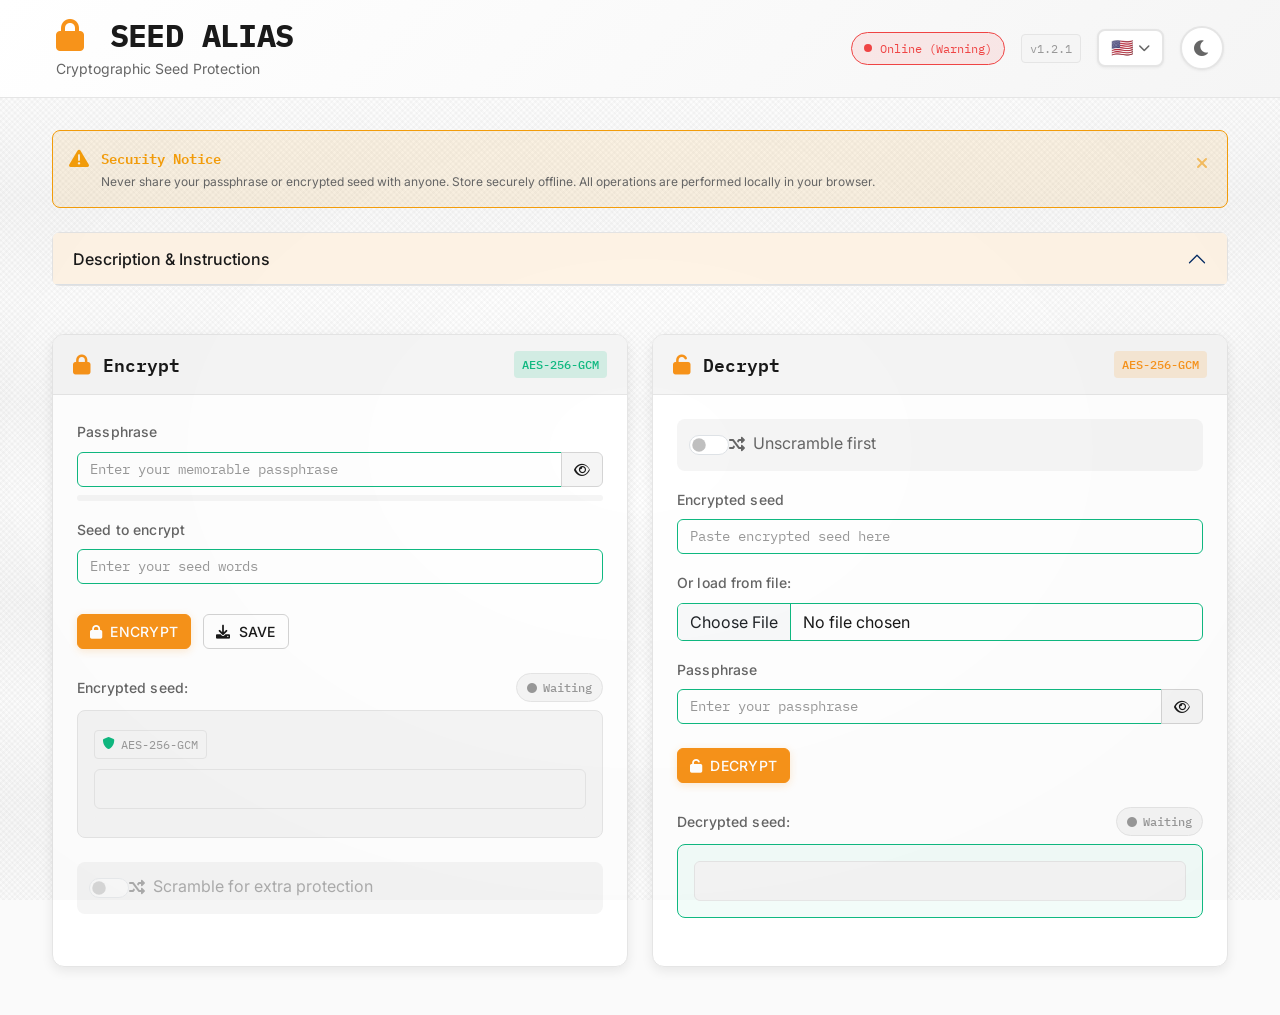
<file: index.html>
<!DOCTYPE html>
<html>
<head>
  <meta charset="utf-8" />
  <title>Seed Alias - Cryptographic Seed Protection</title>
  <link rel="preconnect" href="https://fonts.googleapis.com">
  <link rel="preconnect" href="https://fonts.gstatic.com" crossorigin>
  <link href="https://cdn.jsdelivr.net/npm/bootstrap@5.3.0/dist/css/bootstrap.min.css" rel="stylesheet">
  <link rel="stylesheet" href="style.css" />
  <link rel="stylesheet" href="https://cdnjs.cloudflare.com/ajax/libs/font-awesome/6.0.0-beta3/css/all.min.css" crossorigin="anonymous" referrerpolicy="no-referrer" />
</head>
<body>
  <header class="app-header">
    <div class="header-content">
      <div class="header-brand">
        <h1 class="app-title"><i class="fas fa-lock"></i> <span data-i18n="app.title">SEED ALIAS</span></h1>
        <p class="app-tagline" data-i18n="app.tagline">Cryptographic Seed Protection</p>
      </div>
      <div class="header-actions">
        <div class="offline-indicator" id="offline-indicator" title="">
          <span class="offline-indicator-dot"></span>
          <span data-i18n="app.offlineMode">Offline Mode</span>
        </div>
        <span class="version-badge" data-i18n="app.version">v1.2.1</span>
        <div class="lang-dropdown" id="lang-dropdown">
          <button class="lang-toggle" id="lang-toggle" aria-label="Change language" data-i18n-aria="security.dismissAria">
            <span class="lang-flag">🇺🇸</span>
            <i class="fas fa-chevron-down"></i>
          </button>
          <div class="lang-menu" id="lang-menu" style="display: none;">
            <button class="lang-option" data-lang="en-US">
              <span class="lang-option-flag">🇺🇸</span>
              <span class="lang-option-name">English</span>
            </button>
            <button class="lang-option" data-lang="pt-BR">
              <span class="lang-option-flag">🇧🇷</span>
              <span class="lang-option-name">Português</span>
            </button>
          </div>
        </div>
        <button class="theme-toggle" id="theme-toggle" aria-label="Toggle theme">
          <i class="fas fa-moon"></i>
        </button>
      </div>
    </div>
  </header>

  <main class="app-main">
    <div class="container">

    <!-- Security Warning Banner -->
    <div class="security-warning warning-amber" id="security-warning">
      <i class="fas fa-exclamation-triangle security-warning-icon"></i>
      <div class="security-warning-content">
        <div class="security-warning-title" data-i18n="security.warningTitle">Security Notice</div>
        <p class="security-warning-text" data-i18n="security.warningText">Never share your passphrase or encrypted seed with anyone. Store securely offline. All operations are performed locally in your browser.</p>
      </div>
      <button class="security-warning-dismiss" id="dismiss-warning" aria-label="Dismiss warning" data-i18n-aria="security.dismissAria">
        <i class="fas fa-times"></i>
      </button>
    </div>

    <!-- Collapsible Description Section -->
    <div class="accordion mb-4" id="descAccordion">
      <div class="accordion-item">
        <h2 class="accordion-header" id="descHeading">
          <button class="accordion-button" type="button" data-bs-toggle="collapse" data-bs-target="#descCollapse" aria-expanded="false" aria-controls="descCollapse" data-i18n="nav.descriptionTitle">
            Description & Instructions
          </button>
        </h2>
        <div id="descCollapse" class="accordion-collapse collapse" aria-labelledby="descHeading" data-bs-parent="#descAccordion">
          <div class="accordion-body">
            <section class="description">
              <p data-i18n="instructions.paragraph1">
                Use this web page to create an alias for your seed.
                Define a passphrase which you are familiar and can always remember.
                The passphrase will be used to encrypt and decrypt your seed.
                Optionally, you can scramble your encrypted seed to get higher protection.
              </p>
              <p data-i18n="instructions.paragraph2">
                After seed encryption, you should save the encrypted seed to a file and store in a secured environment. Never
                store it online or send it over wire.
              </p>
              <p data-i18n="instructions.paragraph3">
                If you are planning save it online or send it over wire, it is recommend that you scramble it first before saving it to a file.
                Scramble your encrypted seed providing a pair of bytes position for the byte swap operation.
                After scramble your encrypted seed and save it to a file you may compress it with a password generating a binary file, achieving higher protection.
              </p>
              <p data-i18n="instructions.paragraph4">
                Example of scramble codes:
              </p>
              <ul>
                <li data-i18n="instructions.example1">0102, will swap the bytes at position 1 and 2, i.e., will swap the first by the second byte</li>
                <li data-i18n="instructions.example2">2107, will swap the bytes at positions 21 and 7</li>
                <li data-i18n="instructions.example3">21071312, will swap the bytes at positions 21 and 7. And after will swap bytes at positions 13 and 12</li>
              </ul>
              <span data-i18n="instructions.obs1">OBS: Positions are not zero based like array index. They are one (1) based.</span>
              <br>
              <span data-i18n="instructions.obs2">OBS: You can provide as many position pairs as you want.</span>
              <br>
              <span data-i18n="instructions.obs3">OBS: Position value less than 10 must be prefixed with digit zero (0). Ex: 09.</span>
              <br>
              <span data-i18n="instructions.obs4">OBS: Positions must not be greater than encrypted seed bytes length.</span>
              <p data-i18n="instructions.obs5">
                OBS: You should keep the passphrase secret, it's recommended that you do not write it down.
                It should be a sentence that you will never forget, so keep in your mind.
              </p>
              <p class="text-danger small" data-i18n="instructions.dangerWarning">
                If you share the information generated by this page with anyone, they can steal your assets.
                Anyone asking you to share your secret passphrase or your seed is a scammer.
                Do NOT copy & paste information from this page or send it to anyone offering to help you on Twitter, Discord,
                Telegram, Etherscan, or Line.
                They will steal your coins.
              </p>
            </section>
          </div>
        </div>
      </div>
    </div>

    <!-- Main Features: Encrypt / Decrypt -->
    <div class="row g-4 main-cards">
      <!-- Encrypt Section -->
      <div class="col-lg-6 encrypt">
        <div class="card feature-card">
          <div class="card-header">
            <div class="card-header-content">
              <i class="fas fa-lock card-icon"></i>
              <h2 class="card-title" data-i18n="encrypt.title">Encrypt</h2>
            </div>
            <span class="card-badge badge-encrypt" data-i18n="encrypt.algorithm">AES-256-GCM</span>
          </div>
          <div class="card-body">
            <form class="encrypt-derive-key-controls">
              <div class="form-section">
                <div class="mb-3">
                  <label for="encrypt-passphrase" class="form-label" data-i18n="encrypt.passphraseLabel">Passphrase</label>
                  <div class="input-group">
                    <input type="password" id="encrypt-passphrase" class="form-control" data-i18n-placeholder="encrypt.passphrasePlaceholder" placeholder="Enter your memorable passphrase">
                    <button type="button" class="btn btn-outline-secondary input-group-text" tabindex="-1">
                      <i id="encrypt-toggler" class="far fa-eye toggler"></i>
                    </button>
                  </div>
                  <div class="passphrase-strength" id="encrypt-strength">
                    <div class="strength-bar">
                      <div class="strength-bar-fill" id="encrypt-strength-bar"></div>
                    </div>
                    <span class="strength-text" id="encrypt-strength-text"></span>
                  </div>
                </div>
                <div class="mb-3">
                  <label for="seed" class="form-label" data-i18n="encrypt.seedLabel">Seed to encrypt</label>
                  <input type="text" id="seed" name="message" class="form-control" data-i18n-placeholder="encrypt.seedPlaceholder" placeholder="Enter your seed words">
                  <div class="validation-message" id="seed-validation"></div>
                </div>
              </div>
              <div class="button-group">
                <button type="button" class="btn btn-primary encrypt-button" id="encrypt-btn">
                  <span class="process-state">
                    <i class="fas fa-lock"></i>
                    <span data-i18n="encrypt.button">Encrypt</span>
                  </span>
                </button>
                <button type="button" class="btn btn-outline-secondary save-button">
                  <i class="fas fa-download"></i> <span data-i18n="encrypt.saveButton">Save</span>
                </button>
              </div>
              <div class="output-section">
                <div class="output-status">
                  <label class="form-label mb-0" data-i18n="encrypt.resultLabel">Encrypted seed:</label>
                  <div class="output-meta">
                    <span class="status-badge status-badge-none" id="encrypt-status" data-i18n="encrypt.statusWaiting">
                      <i class="fas fa-circle"></i>
                      <span>Waiting</span>
                    </span>
                    <span class="byte-count" id="encrypt-byte-count"></span>
                  </div>
                </div>
                <div class="output-box">
                  <div class="output-box-header">
                    <span class="algorithm-indicator">
                      <i class="fas fa-shield-alt"></i>
                      <span data-i18n="encrypt.algorithm">AES-256-GCM</span>
                    </span>
                    <div class="output-box-actions">
                      <button type="button" class="copy-button tooltip-custom" data-tooltip="Copy to clipboard" id="copy-encrypted" data-i18n-data-tooltip="common.copyTooltip">
                        <i class="fas fa-copy"></i>
                      </button>
                    </div>
                  </div>
                  <span class="encrypted-value"></span>
                  <div class="encryption-bar">
                    <div class="encryption-bar-fill" id="encrypt-bar"></div>
                  </div>
                </div>
              </div>
              <div class="scramble-option">
                <div class="form-check form-switch">
                  <input class="form-check-input" type="checkbox" id="scramble-checkbox" name="scramble-checkbox">
                  <label class="form-check-label" for="scramble-checkbox">
                    <i class="fas fa-random"></i> <span data-i18n="scramble.optionLabel">Scramble for extra protection</span>
                  </label>
                </div>
              </div>
              <div class="scramble-controls" style="display: none;">
                <div class="scramble-panel">
                  <div class="mb-3">
                    <label for="scramblecode" class="form-label" data-i18n="scramble.codeLabel">Scramble code</label>
                    <div class="input-group">
                      <input type="password" id="scramblecode" name="scramblecode" class="form-control" data-i18n-placeholder="scramble.codePlaceholder" placeholder="e.g., 01020304">
                      <button type="button" class="btn btn-outline-secondary input-group-text" tabindex="-1">
                        <i id="scramblecode-toggler" class="far fa-eye toggler"></i>
                      </button>
                    </div>
                    <div class="validation-message" id="scramblecode-validation"></div>
                  </div>
                  <div class="button-group">
                    <button type="button" class="btn btn-warning scramble-button">
                      <i class="fas fa-random"></i> <span data-i18n="scramble.button">Scramble</span>
                    </button>
                    <button type="button" class="btn btn-outline-secondary scrambled-save-button">
                      <i class="fas fa-download"></i> <span data-i18n="scramble.saveButton">Save</span>
                    </button>
                  </div>
                  <div class="output-section">
                    <div class="output-status">
                      <label class="form-label mb-0" data-i18n="scramble.resultLabel">Scrambled encrypted seed:</label>
                      <span class="status-badge status-badge-none" id="scramble-status" data-i18n="scramble.statusWaiting">
                        <i class="fas fa-circle"></i>
                        <span>Waiting</span>
                      </span>
                    </div>
                    <div class="output-box">
                      <div class="output-box-header">
                        <span class="algorithm-indicator">
                          <i class="fas fa-random"></i>
                          <span data-i18n="scramble.algorithm">Byte Swap</span>
                        </span>
                        <div class="output-box-actions">
                          <button type="button" class="copy-button tooltip-custom" data-tooltip="Copy to clipboard" id="copy-scrambled" data-i18n-data-tooltip="common.copyTooltip">
                            <i class="fas fa-copy"></i>
                          </button>
                        </div>
                      </div>
                      <span class="scrambled-value"></span>
                    </div>
                  </div>
                </div>
              </div>
            </form>
          </div>
        </div>
      </div>
      <!-- Decrypt Section -->
      <div class="col-lg-6 decrypt">
        <div class="card feature-card">
          <div class="card-header">
            <div class="card-header-content">
              <i class="fas fa-unlock card-icon"></i>
              <h2 class="card-title" data-i18n="decrypt.title">Decrypt</h2>
            </div>
            <span class="card-badge badge-decrypt" data-i18n="decrypt.algorithm">AES-256-GCM</span>
          </div>
          <div class="card-body">
            <form class="decrypt-derive-key-controls">
              <div class="scramble-option">
                <div class="form-check form-switch">
                  <input class="form-check-input" type="checkbox" id="unscramble-checkbox" name="scramble-checkbox">
                  <label class="form-check-label" for="unscramble-checkbox">
                    <i class="fas fa-random"></i> <span data-i18n="unscramble.optionLabel">Unscramble first</span>
                  </label>
                </div>
              </div>
              <div class="scramble-controls" style="display: none;">
                <div class="scramble-panel">
                  <div class="mb-3">
                    <label for="scrambled-encrypted-message" class="form-label" data-i18n="unscramble.scrambledLabel">Scrambled encrypted seed</label>
                    <input type="text" id="scrambled-encrypted-message" name="scrambled-encrypted-message" class="form-control" data-i18n-placeholder="unscramble.scrambledPlaceholder" placeholder="Paste scrambled seed here"/>
                  </div>
                  <div class="mb-3">
                    <label class="form-label"><span data-i18n="common.or">Or</span> <span data-i18n="common.loadFromFile">load from file:</span></label>
                    <input type="file" class="form-control file-input unscramble-load-button"/>
                  </div>
                  <div class="mb-3">
                    <label for="unscramblecode" class="form-label" data-i18n="unscramble.codeLabel">Unscramble Code</label>
                    <div class="input-group">
                      <input type="password" id="unscramblecode" name="unscramblecode" class="form-control" data-i18n-placeholder="unscramble.codePlaceholder" placeholder="e.g., 01020304">
                      <button type="button" class="btn btn-outline-secondary input-group-text" tabindex="-1">
                        <i id="unscramblecode-toggler" class="far fa-eye toggler"></i>
                      </button>
                    </div>
                    <div class="validation-message" id="unscramblecode-validation"></div>
                  </div>
                  <div class="button-group">
                    <button type="button" class="btn btn-warning unscramble-button">
                      <i class="fas fa-random"></i> <span data-i18n="unscramble.button">Unscramble</span>
                    </button>
                  </div>
                  <div class="output-section">
                    <div class="output-status">
                      <label class="form-label mb-0" data-i18n="unscramble.resultLabel">Unscrambled encrypted seed:</label>
                      <span class="status-badge status-badge-none" id="unscramble-status" data-i18n="unscramble.statusWaiting">
                        <i class="fas fa-circle"></i>
                        <span>Waiting</span>
                      </span>
                    </div>
                    <div class="output-box">
                      <span class="unscrambled-value"></span>
                    </div>
                  </div>
                </div>
              </div>
              <div class="form-section">
                <div class="mb-3 message-control">
                  <label for="encrypted-message" class="form-label" data-i18n="decrypt.encryptedLabel">Encrypted seed</label>
                  <input type="text" id="encrypted-message" name="encrypted-message" class="form-control" data-i18n-placeholder="decrypt.encryptedPlaceholder" placeholder="Paste encrypted seed here"/>
                </div>
                <div class="mb-3">
                  <label class="form-label"><span data-i18n="common.or">Or</span> <span data-i18n="common.loadFromFile">load from file:</span></label>
                  <input type="file" class="form-control file-input load-button"/>
                </div>
                <div class="mb-3">
                  <label for="decrypt-passphrase" class="form-label" data-i18n="decrypt.passphraseLabel">Passphrase</label>
                  <div class="input-group">
                    <input type="password" id="decrypt-passphrase" class="form-control" data-i18n-placeholder="decrypt.passphrasePlaceholder" placeholder="Enter your passphrase">
                    <button type="button" class="btn btn-outline-secondary input-group-text" tabindex="-1">
                      <i id="decrypt-toggler" class="far fa-eye toggler"></i>
                    </button>
                  </div>
                </div>
              </div>
              <div class="button-group">
                <button type="button" class="btn btn-primary decrypt-button" id="decrypt-btn">
                  <span class="process-state">
                    <i class="fas fa-unlock"></i>
                    <span data-i18n="decrypt.button">Decrypt</span>
                  </span>
                </button>
              </div>
              <div class="output-section">
                <div class="output-status">
                  <label class="form-label mb-0" data-i18n="decrypt.resultLabel">Decrypted seed:</label>
                  <span class="status-badge status-badge-none" id="decrypt-status" data-i18n="decrypt.statusWaiting">
                    <i class="fas fa-circle"></i>
                    <span>Waiting</span>
                  </span>
                </div>
                <div class="output-box output-success">
                  <span class="decrypted-value"></span>
                </div>
              </div>
            </form>
          </div>
        </div>
      </div>
    </div>
    </div>
  </main>
  <script src="js/i18n/translations.js"></script>
  <script src="js/i18n/i18n.js"></script>
  <script src="js/theme.js"></script>
  <script src="js/security.js"></script>
  <script src="js/interactions.js"></script>
  <script src="js/crypto.js"></script>
  <script src="js/scramble.js"></script>
  <script src="https://cdn.jsdelivr.net/npm/bootstrap@5.3.0/dist/js/bootstrap.bundle.min.js"></script>
</body>
</html>
</file>
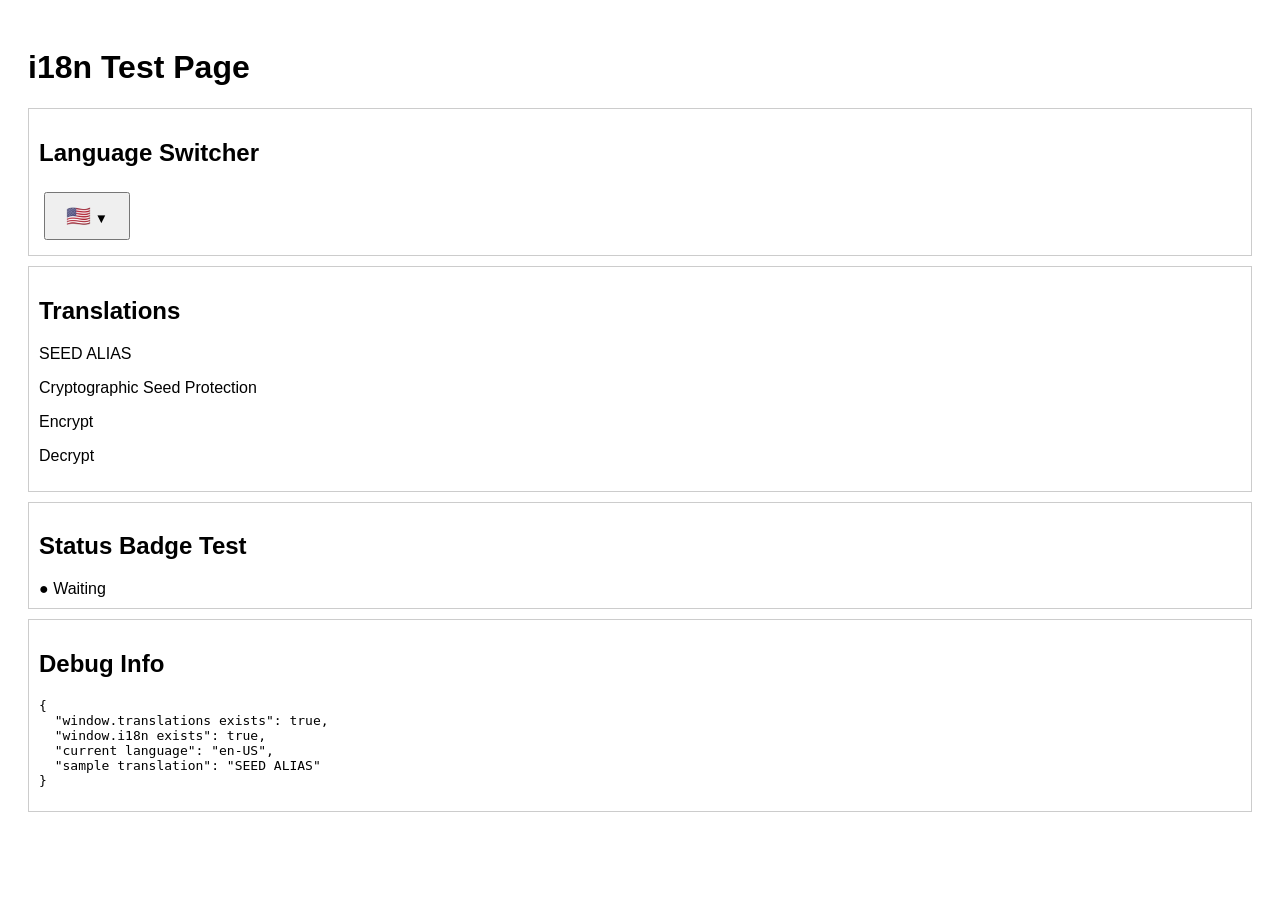
<file: js/i18n/test.html>
<!DOCTYPE html>
<html>
<head>
  <meta charset="utf-8">
  <title>i18n Test</title>
  <script src="translations.js"></script>
  <script src="i18n.js"></script>
  <style>
    body { font-family: Arial, sans-serif; padding: 20px; }
    .test-box { margin: 10px 0; padding: 10px; border: 1px solid #ccc; }
    button { padding: 10px 20px; margin: 5px; cursor: pointer; }
    .lang-flag { font-size: 20px; }
  </style>
</head>
<body>
  <h1>i18n Test Page</h1>
  
  <div class="test-box">
    <h2>Language Switcher</h2>
    <div class="lang-dropdown" id="lang-dropdown">
      <button class="lang-toggle" id="lang-toggle">
        <span class="lang-flag">🇺🇸</span>
        <span>▼</span>
      </button>
      <div class="lang-menu" id="lang-menu" style="display: none; border: 1px solid #ccc; padding: 10px;">
        <button class="lang-option" data-lang="en-US">🇺🇸 English</button>
        <br>
        <button class="lang-option" data-lang="pt-BR">🇧🇷 Português</button>
      </div>
    </div>
  </div>
  
  <div class="test-box">
    <h2>Translations</h2>
    <p data-i18n="app.title">SEED ALIAS</p>
    <p data-i18n="app.tagline">Cryptographic Seed Protection</p>
    <p data-i18n="encrypt.button">Encrypt</p>
    <p data-i18n="decrypt.button">Decrypt</p>
  </div>
  
  <div class="test-box">
    <h2>Status Badge Test</h2>
    <span class="status-badge" data-i18n="encrypt.statusWaiting">
      <i>●</i>
      <span>Waiting</span>
    </span>
  </div>
  
  <div class="test-box">
    <h2>Debug Info</h2>
    <div id="debug-info"></div>
  </div>

  <script>
    // Debug info
    setTimeout(() => {
      const debug = document.getElementById('debug-info');
      const info = {
        'window.translations exists': typeof window.translations !== 'undefined',
        'window.i18n exists': typeof window.i18n !== 'undefined',
        'current language': window.i18n ? window.i18n.getCurrentLanguage() : 'N/A',
        'sample translation': window.i18n ? window.i18n.getText('app.title') : 'N/A'
      };
      debug.innerHTML = '<pre>' + JSON.stringify(info, null, 2) + '</pre>';
    }, 100);
  </script>
</body>
</html>
</file>
<file: style.css>
@import url('./css/variables.css');
@import url('./css/typography.css');
@import url('./css/theme.css');
@import url('./css/animations.css');
@import url('./css/security.css');
@import url('./css/advanced.css');
@import url('./css/i18n.css');

.error {
  color: var(--error);
  font-weight: 500;
}

.fade-in {
  animation: fade-in 1s;
}

.scramble-controls {
  display: none;
}

.app-header {
  background: linear-gradient(135deg, var(--bg-secondary) 0%, var(--bg-tertiary) 100%);
  border-bottom: 1px solid var(--border-light);
  padding: 1rem 0;
  margin-bottom: 2rem;
  position: relative;
  z-index: 5000;
}

.header-content {
  max-width: 1200px;
  margin: 0 auto;
  padding: 0 1rem;
  display: flex;
  justify-content: space-between;
  align-items: center;
}

.header-brand {
  text-align: left;
}

.app-title {
  font-family: var(--font-display);
  font-size: var(--font-size-2xl);
  font-weight: 700;
  color: var(--text-primary);
  margin: 0;
  letter-spacing: -0.02em;
}

.app-title i {
  color: var(--accent-primary);
  margin-right: 0.5rem;
}

.app-tagline {
  font-size: var(--font-size-sm);
  color: var(--text-secondary);
  margin: 0.25rem 0 0 0;
}

.header-actions {
  display: flex;
  align-items: center;
  gap: 1rem;
}

.version-badge {
  font-family: var(--font-mono);
  font-size: var(--font-size-xs);
  color: var(--text-tertiary);
  background: var(--bg-tertiary);
  padding: 0.25rem 0.5rem;
  border-radius: 4px;
  border: 1px solid var(--border-light);
}

.theme-toggle {
  background: var(--bg-secondary);
  border: 2px solid var(--border-light);
  border-radius: 50%;
  width: 44px;
  height: 44px;
  display: flex;
  align-items: center;
  justify-content: center;
  cursor: pointer;
  box-shadow: var(--shadow-sm);
  font-size: 1.125rem;
  color: var(--text-secondary);
}

.theme-toggle:hover {
  border-color: var(--accent-primary);
  color: var(--accent-primary);
  box-shadow: var(--shadow-md);
}

.app-main {
  padding-bottom: 3rem;
}

.app-main > .container {
  max-width: 1200px;
}

.main-cards {
  margin-top: 1.5rem;
}

.feature-card {
  background: var(--bg-secondary);
  border: 1px solid var(--border-light);
  border-radius: 12px;
  box-shadow: var(--shadow-md);
  overflow: hidden;
  height: 100%;
}

.feature-card:hover {
  box-shadow: var(--shadow-lg);
}

.feature-card .card-header {
  background: var(--bg-tertiary);
  border-bottom: 1px solid var(--border-light);
  padding: 1rem 1.25rem;
  display: flex;
  justify-content: space-between;
  align-items: center;
}

.card-header-content {
  display: flex;
  align-items: center;
  gap: 0.75rem;
}

.card-icon {
  font-size: 1.25rem;
  color: var(--accent-primary);
}

.card-title {
  font-family: var(--font-display);
  font-size: var(--font-size-lg);
  font-weight: 600;
  margin: 0;
  color: var(--text-primary);
}

.card-badge {
  font-family: var(--font-mono);
  font-size: var(--font-size-xs);
  padding: 0.25rem 0.5rem;
  border-radius: 4px;
  font-weight: 500;
}

.badge-encrypt {
  background: rgba(16, 185, 129, 0.15);
  color: var(--success);
}

.badge-decrypt {
  background: rgba(247, 147, 26, 0.15);
  color: var(--accent-primary);
}

.feature-card .card-body {
  padding: 1.5rem;
}

.form-section {
  margin-bottom: 1.5rem;
}

.button-group {
  display: flex;
  gap: 0.75rem;
  margin-bottom: 1.5rem;
}

.button-group .btn {
  display: inline-flex;
  align-items: center;
  gap: 0.5rem;
}

.output-section {
  margin-bottom: 1.5rem;
}

.output-box {
  background: var(--bg-tertiary);
  border: 1px solid var(--border-light);
  border-radius: 8px;
  padding: 1rem;
  min-height: 3rem;
  font-family: var(--font-mono);
  font-size: var(--font-size-sm);
  word-break: break-all;
}

.output-success {
  border-color: var(--success);
  background: rgba(16, 185, 129, 0.05);
}

.scramble-option {
  margin-bottom: 1rem;
  padding: 0.75rem;
  background: var(--bg-tertiary);
  border-radius: 8px;
}

.scramble-option .form-check-label {
  display: flex;
  align-items: center;
  gap: 0.5rem;
  color: var(--text-secondary);
}

.scramble-panel {
  padding: 1rem;
  background: var(--accent-light);
  border: 1px solid var(--border-light);
  border-radius: 8px;
  margin-bottom: 1rem;
}

.file-input {
  cursor: pointer;
}

.form-switch .form-check-input {
  width: 2.5rem;
  height: 1.25rem;
  cursor: pointer;
}

.form-switch .form-check-input:checked {
  background-color: var(--accent-primary);
  border-color: var(--accent-primary);
}

.accordion {
  border-radius: 8px;
  overflow: hidden;
}

.accordion-item {
  border: 1px solid var(--border-light);
}

.accordion-button {
  font-weight: 500;
}

.accordion-button:not(.collapsed) {
  background: var(--accent-light);
  color: var(--text-primary);
}

.accordion-button::after {
  filter: var(--accordion-icon-filter, none);
}

[data-theme="dark"] .accordion-button::after {
  filter: invert(1);
}

@media (max-width: 991.98px) {
  .header-content {
    flex-direction: column;
    text-align: center;
    gap: 1rem;
  }

  .header-brand {
    text-align: center;
  }

  .app-title {
    font-size: var(--font-size-xl);
  }

  .main-cards > .col-lg-6 {
    margin-bottom: 1rem;
  }
}

@media (max-width: 575.98px) {
  .app-header {
    padding: 0.75rem 0;
  }

  .app-title {
    font-size: var(--font-size-lg);
  }

  .feature-card .card-header {
    flex-direction: column;
    align-items: flex-start;
    gap: 0.5rem;
  }

  .button-group {
    flex-direction: column;
  }

  .button-group .btn {
    width: 100%;
    justify-content: center;
  }
}

/* ========================================
   PHASE 4: Button Ripple Effect
   ======================================== */

.btn-primary,
.btn-outline-secondary {
  position: relative;
  overflow: hidden;
}

.ripple {
  position: absolute;
  border-radius: 50%;
  background-color: rgba(255, 255, 255, 0.6);
  transform: scale(0);
  animation: ripple-expand 0.6s ease-out;
  pointer-events: none;
}

@keyframes ripple-expand {
  to {
    transform: scale(4);
    opacity: 0;
  }
}

/* ========================================
   PHASE 4: Input Container Focused State
   ======================================== */

.form-control:focus,
.form-select:focus {
  border-color: var(--accent-primary) !important;
  box-shadow: 0 0 0 3px rgba(247, 147, 26, 0.1) !important;
}

/* ========================================
   PHASE 4: Success/Error Animations
   ======================================== */

.state-success {
  color: var(--success);
  font-weight: 500;
  animation: slide-down-success 0.3s ease-out;
}

.state-error {
  color: var(--error);
  font-weight: 500;
  animation: wobble 0.4s ease;
}

/* ========================================
   PHASE 4: File Upload Zone Enhancements
   ======================================== */

.file-upload-zone {
  border: 2px dashed var(--border-medium);
  border-radius: 8px;
  padding: 24px;
  text-align: center;
  background-color: var(--bg-tertiary);
  transition: all var(--transition-normal) ease;
  cursor: pointer;
  min-height: 120px;
  display: flex;
  flex-direction: column;
  justify-content: center;
  align-items: center;
}

.file-upload-zone:hover {
  border-color: var(--accent-primary);
  background-color: rgba(247, 147, 26, 0.05);
}

.file-upload-zone.drag-over {
  border-color: var(--accent-primary);
  background-color: rgba(247, 147, 26, 0.1);
  transform: scale(1.02);
  box-shadow: 0 0 12px rgba(247, 147, 26, 0.2);
}

.file-upload-zone i {
  font-size: 2rem;
  color: var(--accent-primary);
  margin-bottom: 0.5rem;
}

/* ========================================
   PHASE 4: Loading Spinner
   ======================================== */

.spinner {
  display: inline-block;
  width: 20px;
  height: 20px;
  border: 3px solid rgba(247, 147, 26, 0.2);
  border-top-color: var(--accent-primary);
  border-radius: 50%;
  animation: spinner-rotate 0.8s linear infinite;
  margin-right: 8px;
  vertical-align: middle;
}

.spinner-small {
  width: 16px;
  height: 16px;
  border-width: 2px;
}

/* ========================================
   PHASE 4: Checkmark Animation
   ======================================== */

.checkmark {
  display: inline-block;
  width: 20px;
  height: 20px;
  border-radius: 50%;
  background-color: var(--success);
  position: relative;
  animation: success-bounce 0.6s cubic-bezier(0.68, -0.55, 0.265, 1.55);
  margin-right: 8px;
  vertical-align: middle;
}

.checkmark::after {
  content: '✓';
  position: absolute;
  color: white;
  font-size: 12px;
  font-weight: bold;
  top: 50%;
  left: 50%;
  transform: translate(-50%, -50%);
}

/* ========================================
   PHASE 4: Copy Feedback
   ======================================== */

.copy-feedback {
  position: fixed;
  background-color: var(--success);
  color: white;
  padding: 8px 16px;
  border-radius: 4px;
  font-size: 12px;
  white-space: nowrap;
  animation: copy-feedback 2s ease-out forwards;
  z-index: 1000;
  font-weight: 500;
  box-shadow: 0 4px 12px rgba(16, 185, 129, 0.3);
}

/* ========================================
   PHASE 4: Toggle Switch Enhancement
   ======================================== */

.toggle-switch {
  position: relative;
  display: inline-block;
  width: 48px;
  height: 26px;
  margin: 0 8px;
}

.toggle-switch input {
  opacity: 0;
  width: 0;
  height: 0;
}

.toggle-switch-slider {
  position: absolute;
  cursor: pointer;
  top: 0;
  left: 0;
  right: 0;
  bottom: 0;
  background-color: var(--border-medium);
  transition: background-color var(--transition-fast) ease,
              box-shadow var(--transition-fast) ease;
  border-radius: 26px;
}

.toggle-switch-slider::before {
  position: absolute;
  content: '';
  height: 20px;
  width: 20px;
  left: 3px;
  bottom: 3px;
  background-color: white;
  transition: transform var(--transition-fast) ease;
  border-radius: 50%;
  box-shadow: 0 2px 4px rgba(0, 0, 0, 0.2);
}

.toggle-switch input:checked + .toggle-switch-slider {
  background-color: var(--accent-primary);
  box-shadow: 0 0 8px rgba(247, 147, 26, 0.4);
}

.toggle-switch input:checked + .toggle-switch-slider::before {
  transform: translateX(22px);
}

.toggle-switch:focus-within .toggle-switch-slider {
  box-shadow: 0 0 0 3px rgba(247, 147, 26, 0.2);
}

/* ========================================
   PHASE 4: Tooltip Styling
   ======================================== */

.tooltip {
  position: relative;
  display: inline-block;
  cursor: help;
  border-bottom: 1px dotted var(--text-secondary);
}

.tooltip .tooltiptext {
  visibility: hidden;
  width: 200px;
  background-color: var(--text-primary);
  color: var(--bg-primary);
  text-align: center;
  border-radius: 6px;
  padding: 8px 12px;
  position: absolute;
  z-index: 1001;
  bottom: 125%;
  left: 50%;
  margin-left: -100px;
  opacity: 0;
  transition: opacity var(--transition-fast);
  font-size: var(--font-size-sm);
  white-space: normal;
  box-shadow: 0 4px 12px rgba(0, 0, 0, 0.15);
  line-height: 1.4;
}

.tooltip .tooltiptext::after {
  content: '';
  position: absolute;
  top: 100%;
  left: 50%;
  margin-left: -5px;
  border-width: 5px;
  border-style: solid;
  border-color: var(--text-primary) transparent transparent transparent;
}

.tooltip:hover .tooltiptext {
  visibility: visible;
  opacity: 1;
}

/* ========================================
   PHASE 4: Strength Meter
   ======================================== */

.strength-bar {
  height: 6px;
  background-color: var(--bg-tertiary);
  border-radius: 3px;
  overflow: hidden;
  margin-top: 8px;
}

.strength-bar-fill {
  height: 100%;
  background: linear-gradient(90deg, var(--error), var(--warning), var(--success));
  background-size: 300% 100%;
  transition: width var(--transition-normal) ease,
              background-position var(--transition-normal) ease;
  border-radius: 3px;
  width: 0%;
}

.strength-bar-fill.weak {
  width: 25%;
  background-position: 0% 0%;
}

.strength-bar-fill.moderate {
  width: 50%;
  background-position: 50% 0%;
}

.strength-bar-fill.strong {
  width: 75%;
  background-position: 75% 0%;
}

.strength-bar-fill.very-strong {
  width: 100%;
  background-position: 100% 0%;
}

.strength-text {
  font-size: var(--font-size-xs);
  color: var(--text-secondary);
  margin-top: 4px;
  transition: color var(--transition-fast);
  display: block;
}

.strength-text.weak {
  color: var(--error);
}

.strength-text.moderate {
  color: var(--warning);
}

.strength-text.strong,
.strength-text.very-strong {
  color: var(--success);
}
</file>
